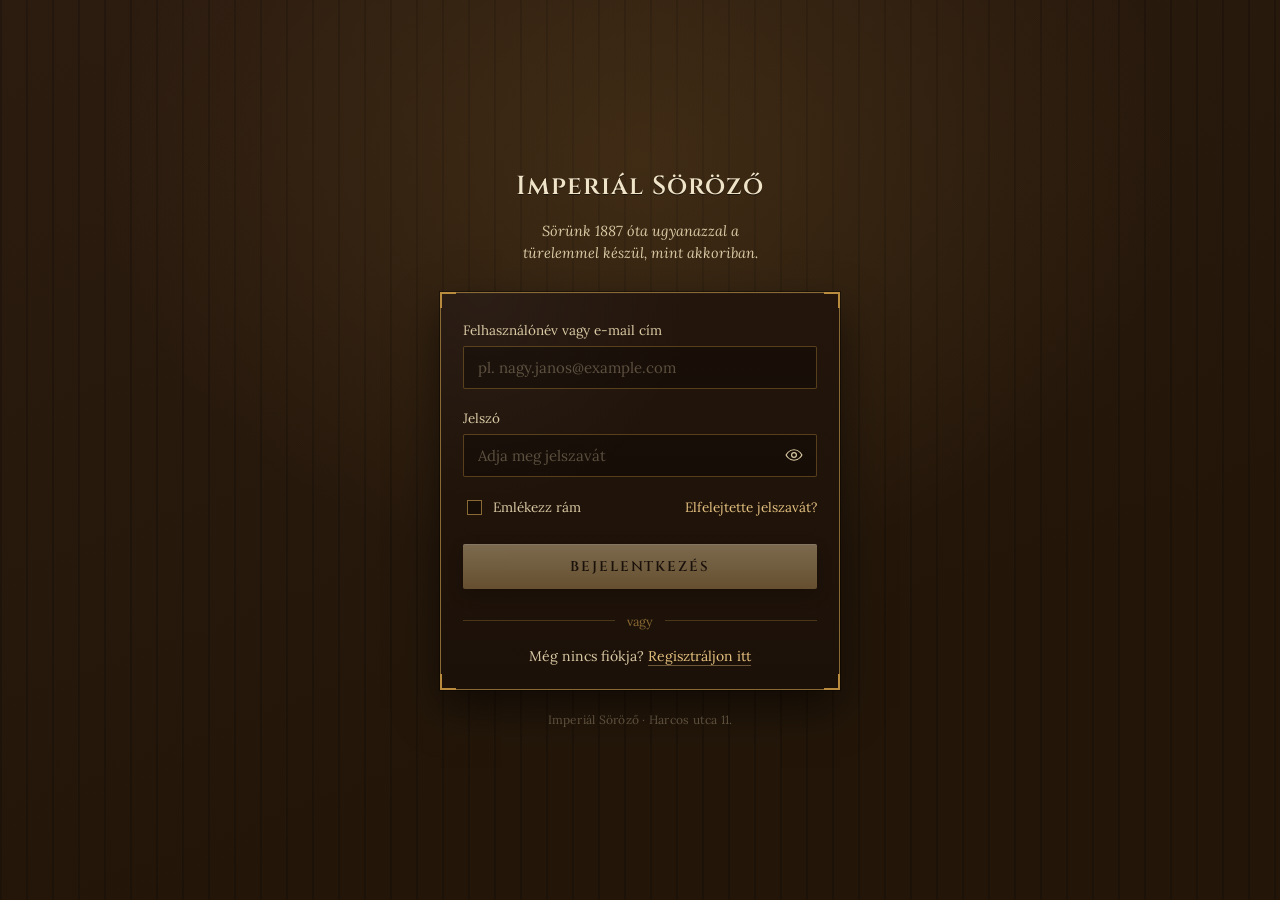
<file: index.html>
<!DOCTYPE html>
<html lang="hu">
<head>
<meta charset="UTF-8">
<meta name="viewport" content="width=device-width, initial-scale=1.0">
<title>Imperiál Söröző — Bejelentkezés</title>
<link rel="preconnect" href="https://fonts.googleapis.com">
<link rel="preconnect" href="https://fonts.gstatic.com" crossorigin>
<link href="https://fonts.googleapis.com/css2?family=Cinzel:wght@500;600&family=Lora:ital,wght@0,400;0,500;1,400&display=swap" rel="stylesheet">
<link rel="stylesheet" href="styles.css">
</head>
<body>

<div class="scene">

  <div class="brandmark">
    <h1>Imperiál Söröző</h1>
  </div>

  <p class="tagline">Sörünk 1887 óta ugyanazzal a türelemmel készül, mint akkoriban.</p>

  <form class="panel" novalidate id="loginForm">
    <span class="corner tl"></span>
    <span class="corner tr"></span>
    <span class="corner bl"></span>
    <span class="corner br"></span>

    <div class="field">
      <label for="username">Felhasználónév vagy e-mail cím</label>
      <div class="input-wrap">
        <input type="text" id="username" name="username" placeholder="pl. nagy.janos@example.com" autocomplete="username" required>
      </div>
    </div>

    <div class="field">
      <label for="password">Jelszó</label>
      <div class="input-wrap">
        <input type="password" id="password" name="password" placeholder="Adja meg jelszavát" autocomplete="current-password" required>
        <button type="button" class="toggle-pass" aria-label="Jelszó megjelenítése" onclick="togglePassword()">
          <svg id="eyeIcon" viewBox="0 0 24 24" fill="none" stroke="currentColor" stroke-width="1.6">
            <path d="M1.5 12S5 5 12 5s10.5 7 10.5 7-3.5 7-10.5 7S1.5 12 1.5 12Z"/>
            <circle cx="12" cy="12" r="3.2"/>
          </svg>
        </button>
      </div>
    </div>

    <div class="row-between">
      <label class="remember">
        <input type="checkbox" name="remember">
        Emlékezz rám
      </label>
      <a href="#" class="forgot">Elfelejtette jelszavát?</a>
    </div>

    <div class="terms-field" id="termsField">
      <label class="remember">
        <input type="checkbox" name="terms" id="terms" required>
        Elfogadom a Feltételeket
      </label>
    </div>

    <p class="status-msg" id="statusMsg"></p>

    <button type="submit" class="btn-primary" id="submitBtn" disabled>BEJELENTKEZÉS</button>

    <div class="divider">vagy</div>

    <p class="signup">Még nincs fiókja? <a href="#">Regisztráljon itt</a></p>
  </form>

  <p class="footnote">Imperiál Söröző · Harcos utca 11.</p>

</div>

<script src="script.js"></script>
</body>
</html>
</file>
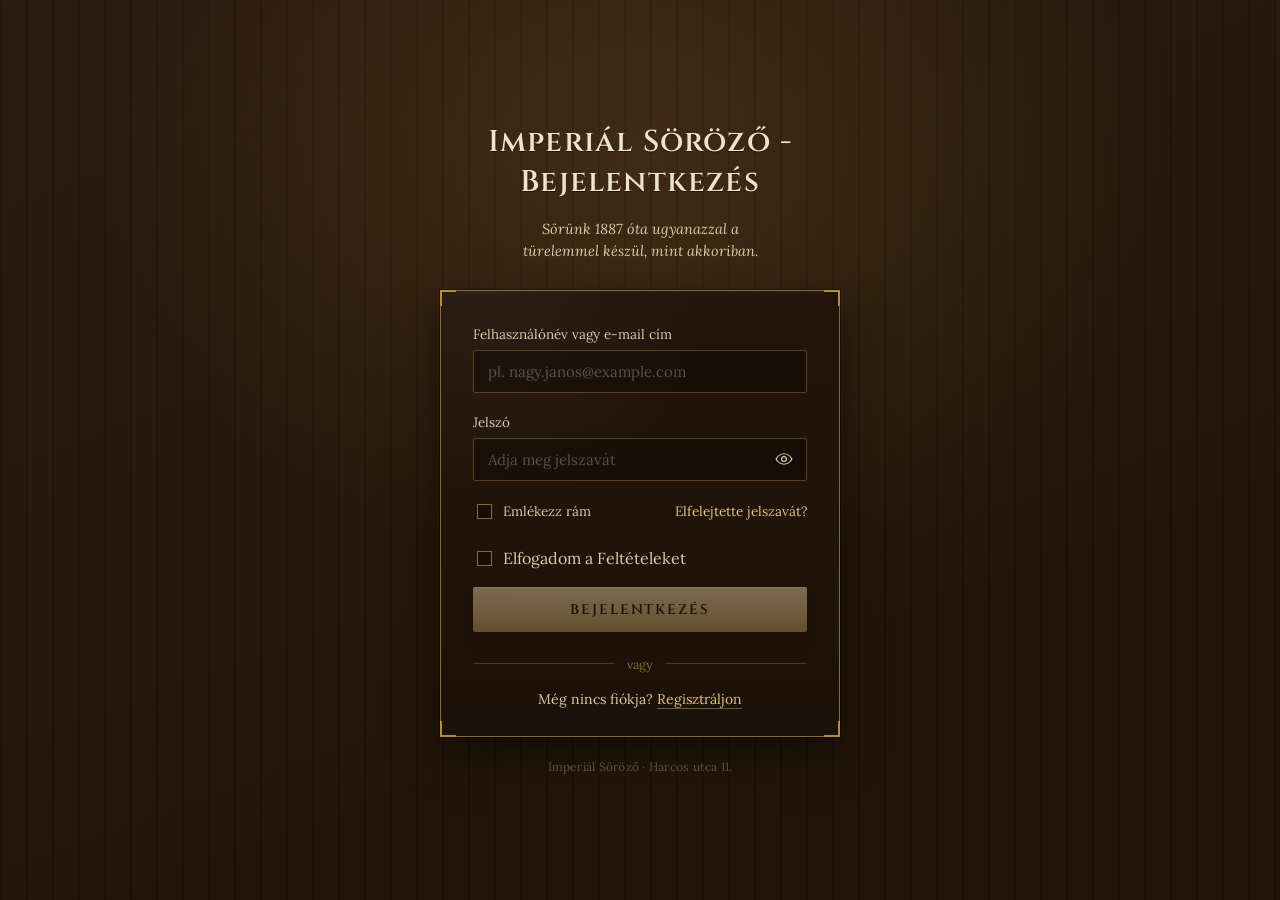
<file: imperialzs/index.html>
<!DOCTYPE html>
<html lang="hu">
<head>
<meta charset="UTF-8">
<meta name="viewport" content="width=device-width, initial-scale=1.0">
<title>Imperiál Söröző — Bejelentkezés</title>
<link rel="preconnect" href="https://fonts.googleapis.com">
<link rel="preconnect" href="https://fonts.gstatic.com" crossorigin>
<link href="https://fonts.googleapis.com/css2?family=Cinzel:wght@500;600&family=Lora:ital,wght@0,400;0,500;1,400&display=swap" rel="stylesheet">
<link rel="stylesheet" href="styles.css">
</head>
<body>

<div class="scene">

  <div class="brandmark">
    <h1>Imperiál Söröző - Bejelentkezés</h1>
  </div>

  <p class="tagline">Sörünk 1887 óta ugyanazzal a türelemmel készül, mint akkoriban.</p>

  <form class="panel" novalidate id="loginForm">
    <span class="corner tl"></span>
    <span class="corner tr"></span>
    <span class="corner bl"></span>
    <span class="corner br"></span>

    <div class="field">
      <label for="username">Felhasználónév vagy e-mail cím</label>
      <div class="input-wrap">
        <input type="text" id="username" name="username" placeholder="pl. nagy.janos@example.com" autocomplete="username" required>
      </div>
    </div>

    <div class="field">
      <label for="password">Jelszó</label>
      <div class="input-wrap">
        <input type="password" id="password" name="password" placeholder="Adja meg jelszavát" autocomplete="current-password" required>
        <button type="button" class="toggle-pass" aria-label="Jelszó megjelenítése" onclick="togglePassword()">
          <svg id="eyeIcon" viewBox="0 0 24 24" fill="none" stroke="currentColor" stroke-width="1.6">
            <path d="M1.5 12S5 5 12 5s10.5 7 10.5 7-3.5 7-10.5 7S1.5 12 1.5 12Z"/>
            <circle cx="12" cy="12" r="3.2"/>
          </svg>
        </button>
      </div>
    </div>

    <div class="row-between">
      <label class="remember">
        <input type="checkbox" name="remember">
        Emlékezz rám
      </label>
      <a href="#" class="forgot">Elfelejtette jelszavát?</a>
    </div>

    <div class="terms-field" id="termsField">
      <label class="remember">
        <input type="checkbox" name="terms" id="terms" required>
        Elfogadom a Feltételeket
      </label>
    </div>

    <p class="status-msg" id="statusMsg"></p>

    <button type="submit" class="btn-primary" id="submitBtn" disabled>BEJELENTKEZÉS</button>

    <div class="divider">vagy</div>

    <p class="signup">Még nincs fiókja? <a href="regisztracio.html">Regisztráljon</a></p>
  </form>

  <p class="footnote">Imperiál Söröző · Harcos utca 11.</p>

</div>

<script src="script.js"></script>
</body>
</html>
</file>
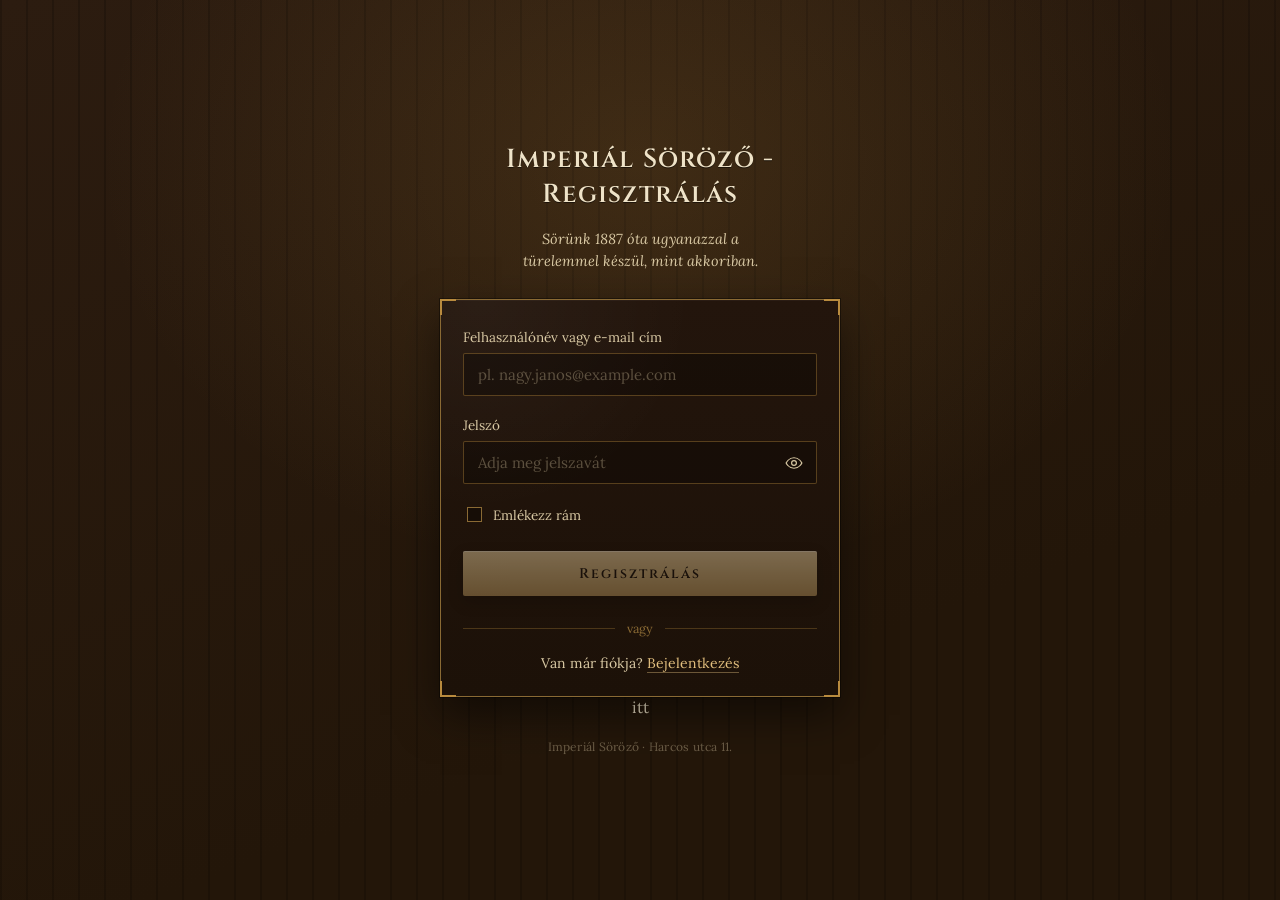
<file: index regi.html>
<!DOCTYPE html>
<html lang="hu">
<head>
<meta charset="UTF-8">
<meta name="viewport" content="width=device-width, initial-scale=1.0">
<title>Imperiál Söröző — Regisztrálás</title>
<link rel="preconnect" href="https://fonts.googleapis.com">
<link rel="preconnect" href="https://fonts.gstatic.com" crossorigin>
<link href="https://fonts.googleapis.com/css2?family=Cinzel:wght@500;600&family=Lora:ital,wght@0,400;0,500;1,400&display=swap" rel="stylesheet">
<link rel="stylesheet" href="styles.css">
</head>
<body>

<div class="scene">

  <div class="brandmark">
    <h1>Imperiál Söröző - Regisztrálás</h1>
  </div>

  <p class="tagline">Sörünk 1887 óta ugyanazzal a türelemmel készül, mint akkoriban.</p>

  <form class="panel" novalidate id="loginForm" action="service.php" method="POST">
    <span class="corner tl"></span>
    <span class="corner tr"></span>
    <span class="corner bl"></span>
    <span class="corner br"></span>

    <div class="field">
      <label for="username">Felhasználónév vagy e-mail cím</label>
      <div class="input-wrap">
        <input type="text" id="username" name="username" placeholder="pl. nagy.janos@example.com" autocomplete="username" required>
      </div>
    </div>

    <div class="field">
      <label for="password">Jelszó</label>
      <div class="input-wrap">
        <input type="password" id="password" name="password" placeholder="Adja meg jelszavát" autocomplete="current-password" required>
        <button type="button" class="toggle-pass" aria-label="Jelszó megjelenítése" onclick="togglePassword()">
          <svg id="eyeIcon" viewBox="0 0 24 24" fill="none" stroke="currentColor" stroke-width="1.6">
            <path d="M1.5 12S5 5 12 5s10.5 7 10.5 7-3.5 7-10.5 7S1.5 12 1.5 12Z"/>
            <circle cx="12" cy="12" r="3.2"/>
          </svg>
        </button>
      </div>
    </div>

    <div class="row-between">
      <label class="remember">
        <input type="checkbox" name="remember">
        Emlékezz rám
      </label>
    </div>

    <div class="terms-field" id="termsField">
      <label class="remember">
        <input type="checkbox" name="terms" id="terms" required>
        Elfogadom a Feltételeket
      </label>
    </div>

    <p class="status-msg" id="statusMsg"></p>

    <button type="submit" class="btn-primary" id="submitBtn" disabled>Regisztrálás</button>

    <div class="divider">vagy</div>

    <p class="signup">Van már fiókja? <a href="index.html">Bejelentkezés</a></p>
  </form>itt

  <p class="footnote">Imperiál Söröző · Harcos utca 11.</p>

</div>

<script src="script.js"></script>
</body>
</html>
</file>
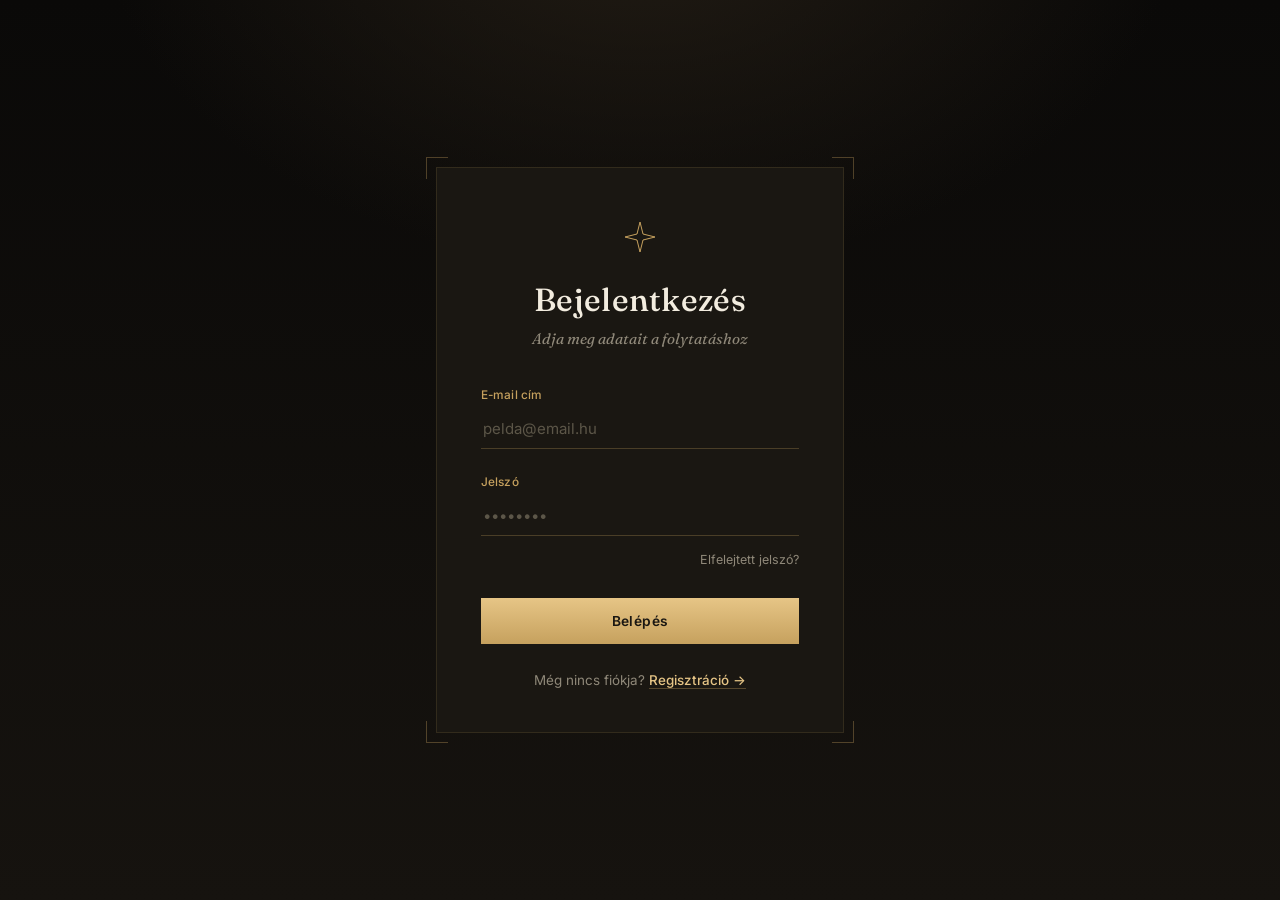
<file: files/bejelentkezes.html>
<!DOCTYPE html>
<html lang="hu">
<head>
  <meta charset="UTF-8" />
  <meta name="viewport" content="width=device-width, initial-scale=1.0" />
  <title>Bejelentkezés</title>
  <link rel="preconnect" href="https://fonts.googleapis.com" />
  <link href="https://fonts.googleapis.com/css2?family=Fraunces:ital,opsz,wght@0,9..144,400;0,9..144,500;0,9..144,600;1,9..144,500&family=Inter:wght@400;500;600&display=swap" rel="stylesheet" />
  <style>
    * { box-sizing: border-box; margin: 0; padding: 0; }

    :root {
      --bg-0: #0a0908;
      --bg-1: #16130f;
      --panel: #1a1712;
      --gold: #c6a15e;
      --gold-bright: #e6c586;
      --gold-dim: rgba(198,161,94,0.35);
      --cream: #f2ecdf;
      --muted: #8f8879;
      --line: rgba(198,161,94,0.16);
      --error: #d98a72;
      --error-bg: rgba(217,138,114,0.08);
      --error-line: rgba(217,138,114,0.32);
    }

    body {
      background:
        radial-gradient(ellipse 900px 600px at 50% -10%, #221c14 0%, transparent 60%),
        linear-gradient(180deg, var(--bg-0) 0%, var(--bg-1) 100%);
      font-family: 'Inter', sans-serif;
      min-height: 100vh;
      display: flex;
      align-items: center;
      justify-content: center;
      padding: 32px;
      color: var(--cream);
    }

    .keret {
      position: relative;
      width: 100%;
      max-width: 408px;
    }

    .sarok {
      position: absolute;
      width: 22px;
      height: 22px;
      border: 1px solid var(--gold-dim);
      pointer-events: none;
    }
    .sarok.bf { top: -10px; left: -10px; border-right: none; border-bottom: none; }
    .sarok.bj { top: -10px; right: -10px; border-left: none; border-bottom: none; }
    .sarok.lf { bottom: -10px; left: -10px; border-right: none; border-top: none; }
    .sarok.lj { bottom: -10px; right: -10px; border-left: none; border-top: none; }

    .kartya {
      background: var(--panel);
      border: 1px solid rgba(198,161,94,0.14);
      width: 100%;
      padding: 52px 44px 44px;
      animation: felbukkan 0.6s cubic-bezier(0.16,1,0.3,1) both;
    }

    @keyframes felbukkan {
      from { opacity: 0; transform: translateY(10px); }
      to   { opacity: 1; transform: translateY(0); }
    }

    .jel {
      width: 34px;
      height: 34px;
      margin: 0 auto 26px;
      display: block;
    }

    h1 {
      font-family: 'Fraunces', serif;
      font-size: 2rem;
      font-weight: 500;
      color: var(--cream);
      text-align: center;
      letter-spacing: 0.01em;
      margin-bottom: 10px;
    }

    p.alcim {
      font-family: 'Fraunces', serif;
      font-style: italic;
      font-size: 0.95rem;
      font-weight: 400;
      color: var(--muted);
      text-align: center;
      margin-bottom: 40px;
    }

    .mezo { margin-bottom: 26px; position: relative; }

    .mezo label {
      display: block;
      font-size: 0.74rem;
      font-weight: 500;
      color: var(--gold);
      margin-bottom: 9px;
      letter-spacing: 0.01em;
    }

    .mezo input {
      width: 100%;
      background: transparent;
      border: none;
      border-bottom: 1px solid rgba(198,161,94,0.28);
      border-radius: 0;
      padding: 8px 2px 10px;
      font-family: 'Inter', sans-serif;
      font-size: 0.94rem;
      color: var(--cream);
      outline: none;
      transition: border-color 0.25s ease;
    }

    .mezo input:focus { border-bottom-color: var(--gold-bright); }
    .mezo input::placeholder { color: #5c5648; }

    .elfelejtett { text-align: right; margin-top: -14px; margin-bottom: 30px; }
    .elfelejtett a {
      font-size: 0.78rem;
      color: var(--muted);
      text-decoration: none;
      border-bottom: 1px solid transparent;
    }
    .elfelejtett a:hover { color: var(--gold-bright); border-bottom-color: var(--gold-dim); }

    button {
      width: 100%;
      padding: 15px;
      background: linear-gradient(180deg, var(--gold-bright) 0%, var(--gold) 100%);
      color: #1a1712;
      border: none;
      border-radius: 0;
      font-family: 'Inter', sans-serif;
      font-size: 0.86rem;
      font-weight: 600;
      letter-spacing: 0.03em;
      cursor: pointer;
      transition: filter 0.2s ease, transform 0.2s ease;
    }

    button:hover { filter: brightness(1.08); }
    button:active { transform: scale(0.997); }

    .also-sor {
      text-align: center;
      font-size: 0.84rem;
      color: var(--muted);
      margin-top: 28px;
    }
    .also-sor a { color: var(--gold-bright); font-weight: 500; text-decoration: none; border-bottom: 1px solid var(--gold-dim); }
    .also-sor a:hover { border-color: var(--gold-bright); }

    .hiba {
      background: var(--error-bg);
      border: 1px solid var(--error-line);
      padding: 11px 15px;
      font-size: 0.83rem;
      color: var(--error);
      margin-bottom: 22px;
      display: none;
    }
  </style>
</head>
<body>
  <div class="keret">
    <span class="sarok bf"></span>
    <span class="sarok bj"></span>
    <span class="sarok lf"></span>
    <span class="sarok lj"></span>

    <div class="kartya">

      <svg class="jel" viewBox="0 0 34 34" fill="none" xmlns="http://www.w3.org/2000/svg">
        <path d="M17 2 L20 14 L32 17 L20 20 L17 32 L14 20 L2 17 L14 14 Z" stroke="#c6a15e" stroke-width="1" stroke-linejoin="round"/>
      </svg>

      <h1>Bejelentkezés</h1>
      <p class="alcim">Adja meg adatait a folytatáshoz</p>

      <div class="hiba" id="hiba"></div>

      <div class="mezo">
        <label for="email">E-mail cím</label>
        <input type="email" id="email" placeholder="pelda@email.hu" />
      </div>

      <div class="mezo">
        <label for="jelszo">Jelszó</label>
        <input type="password" id="jelszo" placeholder="••••••••" />
      </div>

      <div class="elfelejtett"><a href="#">Elfelejtett jelszó?</a></div>

      <button onclick="bejelentkezes()">Belépés</button>

      <div class="also-sor">
        Még nincs fiókja? <a href="regisztracio.html">Regisztráció →</a>
      </div>

    </div>
  </div>

  <script>
    function bejelentkezes() {
      var email  = document.getElementById("email").value;
      var jelszo = document.getElementById("jelszo").value;

      if (email == "" || jelszo == "") {
        megmutatHiba("Kérjük, töltse ki az összes mezőt!");
        return;
      }

      if (email.indexOf("@") == -1) {
        megmutatHiba("Kérjük, adjon meg érvényes e-mail címet!");
        return;
      }

      alert("Sikeres bejelentkezés! (Ez csak egy demo.)");
    }

    function megmutatHiba(szoveg) {
      var hiba = document.getElementById("hiba");
      hiba.textContent   = szoveg;
      hiba.style.display = "block";
    }
  </script>
</body>
</html>
</file>
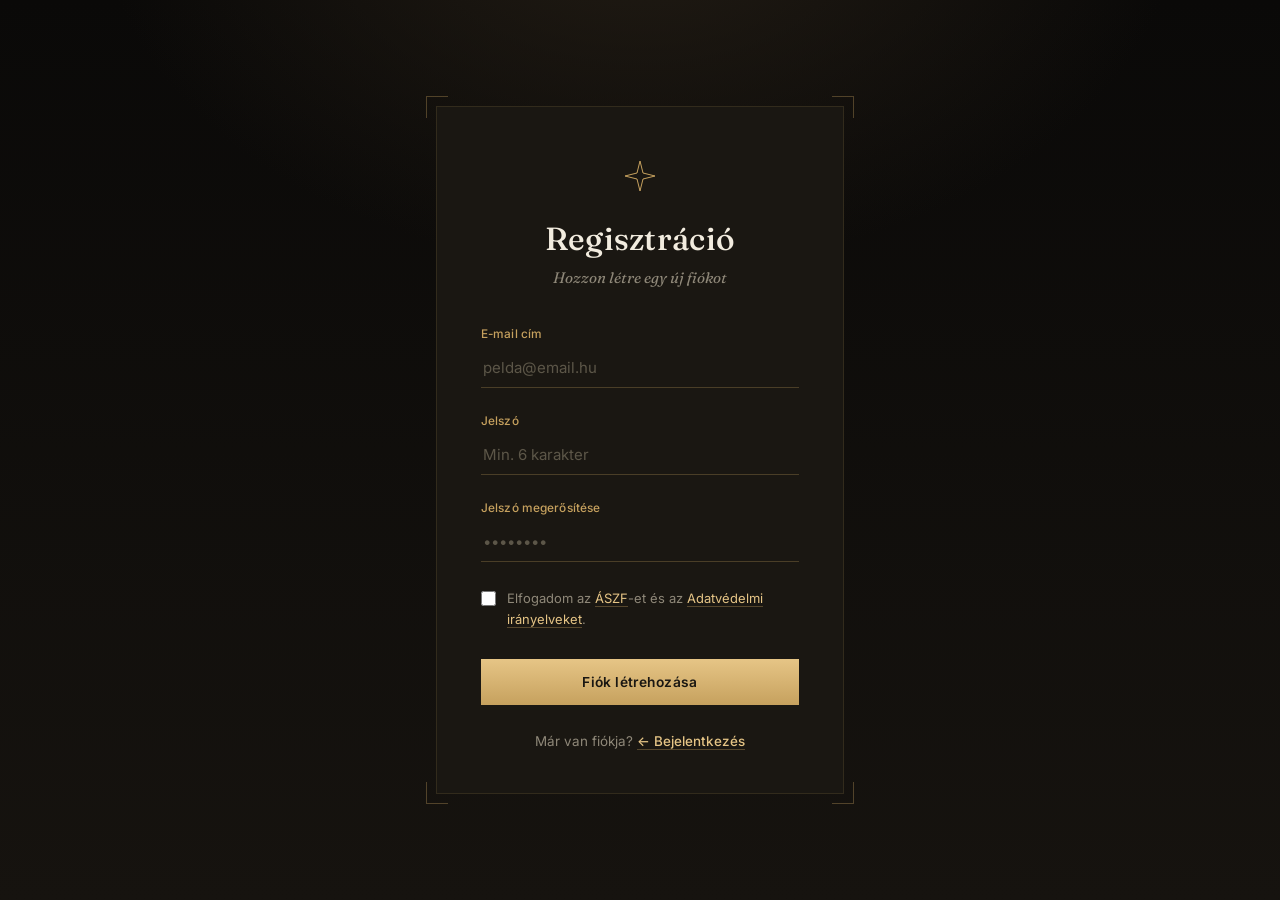
<file: files/regisztracio.html>
<!DOCTYPE html>
<html lang="hu">
<head>
  <meta charset="UTF-8" />
  <meta name="viewport" content="width=device-width, initial-scale=1.0" />
  <title>Regisztráció</title>
  <link rel="preconnect" href="https://fonts.googleapis.com" />
  <link href="https://fonts.googleapis.com/css2?family=Fraunces:ital,opsz,wght@0,9..144,400;0,9..144,500;0,9..144,600;1,9..144,500&family=Inter:wght@400;500;600&display=swap" rel="stylesheet" />
  <style>
    * { box-sizing: border-box; margin: 0; padding: 0; }

    :root {
      --bg-0: #0a0908;
      --bg-1: #16130f;
      --panel: #1a1712;
      --gold: #c6a15e;
      --gold-bright: #e6c586;
      --gold-dim: rgba(198,161,94,0.35);
      --cream: #f2ecdf;
      --muted: #8f8879;
      --line: rgba(198,161,94,0.16);
      --error: #d98a72;
      --error-bg: rgba(217,138,114,0.08);
      --error-line: rgba(217,138,114,0.32);
      --siker: #7fae7a;
    }

    body {
      background:
        radial-gradient(ellipse 900px 600px at 50% -10%, #221c14 0%, transparent 60%),
        linear-gradient(180deg, var(--bg-0) 0%, var(--bg-1) 100%);
      font-family: 'Inter', sans-serif;
      min-height: 100vh;
      display: flex;
      align-items: center;
      justify-content: center;
      padding: 32px;
      color: var(--cream);
    }

    .keret {
      position: relative;
      width: 100%;
      max-width: 408px;
    }

    .sarok {
      position: absolute;
      width: 22px;
      height: 22px;
      border: 1px solid var(--gold-dim);
      pointer-events: none;
    }
    .sarok.bf { top: -10px; left: -10px; border-right: none; border-bottom: none; }
    .sarok.bj { top: -10px; right: -10px; border-left: none; border-bottom: none; }
    .sarok.lf { bottom: -10px; left: -10px; border-right: none; border-top: none; }
    .sarok.lj { bottom: -10px; right: -10px; border-left: none; border-top: none; }

    .kartya {
      background: var(--panel);
      border: 1px solid rgba(198,161,94,0.14);
      width: 100%;
      padding: 52px 44px 44px;
      animation: felbukkan 0.6s cubic-bezier(0.16,1,0.3,1) both;
    }

    @keyframes felbukkan {
      from { opacity: 0; transform: translateY(10px); }
      to   { opacity: 1; transform: translateY(0); }
    }

    .jel {
      width: 34px;
      height: 34px;
      margin: 0 auto 26px;
      display: block;
    }

    h1 {
      font-family: 'Fraunces', serif;
      font-size: 2rem;
      font-weight: 500;
      color: var(--cream);
      text-align: center;
      letter-spacing: 0.01em;
      margin-bottom: 10px;
    }

    p.alcim {
      font-family: 'Fraunces', serif;
      font-style: italic;
      font-size: 0.95rem;
      font-weight: 400;
      color: var(--muted);
      text-align: center;
      margin-bottom: 40px;
    }

    .mezo { margin-bottom: 26px; position: relative; }

    .mezo label {
      display: block;
      font-size: 0.74rem;
      font-weight: 500;
      color: var(--gold);
      margin-bottom: 9px;
      letter-spacing: 0.01em;
    }

    .mezo input {
      width: 100%;
      background: transparent;
      border: none;
      border-bottom: 1px solid rgba(198,161,94,0.28);
      border-radius: 0;
      padding: 8px 2px 10px;
      font-family: 'Inter', sans-serif;
      font-size: 0.94rem;
      color: var(--cream);
      outline: none;
      transition: border-color 0.25s ease;
    }

    .mezo input:focus { border-bottom-color: var(--gold-bright); }
    .mezo input::placeholder { color: #5c5648; }

    .checkbox-sor {
      display: flex;
      align-items: flex-start;
      gap: 11px;
      margin-bottom: 30px;
      cursor: pointer;
    }

    .checkbox-sor input[type="checkbox"] {
      width: 15px;
      height: 15px;
      margin-top: 3px;
      flex-shrink: 0;
      accent-color: var(--gold);
      cursor: pointer;
    }

    .checkbox-sor span { font-size: 0.81rem; color: var(--muted); line-height: 1.55; }
    .checkbox-sor a { color: var(--gold-bright); text-decoration: none; border-bottom: 1px solid var(--gold-dim); }
    .checkbox-sor a:hover { border-color: var(--gold-bright); }

    button {
      width: 100%;
      padding: 15px;
      background: linear-gradient(180deg, var(--gold-bright) 0%, var(--gold) 100%);
      color: #1a1712;
      border: none;
      border-radius: 0;
      font-family: 'Inter', sans-serif;
      font-size: 0.86rem;
      font-weight: 600;
      letter-spacing: 0.03em;
      cursor: pointer;
      transition: filter 0.2s ease, transform 0.2s ease;
    }

    button:hover { filter: brightness(1.08); }
    button:active { transform: scale(0.997); }

    .also-sor {
      text-align: center;
      font-size: 0.84rem;
      color: var(--muted);
      margin-top: 28px;
    }
    .also-sor a { color: var(--gold-bright); font-weight: 500; text-decoration: none; border-bottom: 1px solid var(--gold-dim); }
    .also-sor a:hover { border-color: var(--gold-bright); }

    .hiba {
      background: var(--error-bg);
      border: 1px solid var(--error-line);
      padding: 11px 15px;
      font-size: 0.83rem;
      color: var(--error);
      margin-bottom: 22px;
      display: none;
    }

    .siker {
      display: none;
      flex-direction: column;
      align-items: center;
      text-align: center;
      gap: 16px;
      padding: 20px 0 8px;
    }

    .siker-ikon {
      width: 54px;
      height: 54px;
      border: 1px solid var(--siker);
      border-radius: 50%;
      display: flex;
      align-items: center;
      justify-content: center;
      color: var(--siker);
      font-size: 1.3rem;
      font-family: 'Fraunces', serif;
    }

    .siker h3 {
      font-family: 'Fraunces', serif;
      font-size: 1.3rem;
      font-weight: 500;
      color: var(--cream);
    }
    .siker p { font-size: 0.85rem; color: var(--muted); }
  </style>
</head>
<body>
  <div class="keret">
    <span class="sarok bf"></span>
    <span class="sarok bj"></span>
    <span class="sarok lf"></span>
    <span class="sarok lj"></span>

    <div class="kartya">

      <div class="siker" id="siker">
        <div class="siker-ikon">✓</div>
        <h3>Sikeres regisztráció</h3>
        <p>Átirányítás a bejelentkezéshez…</p>
      </div>

      <div id="urlap">

        <svg class="jel" viewBox="0 0 34 34" fill="none" xmlns="http://www.w3.org/2000/svg">
          <path d="M17 2 L20 14 L32 17 L20 20 L17 32 L14 20 L2 17 L14 14 Z" stroke="#c6a15e" stroke-width="1" stroke-linejoin="round"/>
        </svg>

        <h1>Regisztráció</h1>
        <p class="alcim">Hozzon létre egy új fiókot</p>

        <div class="hiba" id="hiba"></div>

        <div class="mezo">
          <label for="email">E-mail cím</label>
          <input type="email" id="email" placeholder="pelda@email.hu" />
        </div>

        <div class="mezo">
          <label for="jelszo">Jelszó</label>
          <input type="password" id="jelszo" placeholder="Min. 6 karakter" />
        </div>

        <div class="mezo">
          <label for="jelszo2">Jelszó megerősítése</label>
          <input type="password" id="jelszo2" placeholder="••••••••" />
        </div>

        <label class="checkbox-sor">
          <input type="checkbox" id="aszf" />
          <span>Elfogadom az <a href="#">ÁSZF</a>-et és az <a href="#">Adatvédelmi irányelveket</a>.</span>
        </label>

        <button onclick="regisztracio()">Fiók létrehozása</button>

        <div class="also-sor">
          Már van fiókja? <a href="bejelentkezes.html">← Bejelentkezés</a>
        </div>

      </div>

    </div>
  </div>

  <script>
    function regisztracio() {
      var email   = document.getElementById("email").value;
      var jelszo  = document.getElementById("jelszo").value;
      var jelszo2 = document.getElementById("jelszo2").value;
      var aszf    = document.getElementById("aszf").checked;

      if (email == "" || jelszo == "" || jelszo2 == "") {
        megmutatHiba("Kérjük, töltse ki az összes mezőt!");
        return;
      }

      if (email.indexOf("@") == -1) {
        megmutatHiba("Kérjük, adjon meg érvényes e-mail címet!");
        return;
      }

      if (jelszo.length < 6) {
        megmutatHiba("A jelszónak legalább 6 karakter hosszúnak kell lennie!");
        return;
      }

      if (jelszo != jelszo2) {
        megmutatHiba("A két jelszó nem egyezik!");
        return;
      }

      if (aszf == false) {
        megmutatHiba("Kérjük, fogadja el a feltételeket!");
        return;
      }

      document.getElementById("urlap").style.display = "none";
      document.getElementById("siker").style.display = "flex";

      setTimeout(function() {
        window.location.href = "bejelentkezes.html";
      }, 2500);
    }

    function megmutatHiba(szoveg) {
      var hiba = document.getElementById("hiba");
      hiba.textContent   = szoveg;
      hiba.style.display = "block";
    }
  </script>
</body>
</html>
</file>
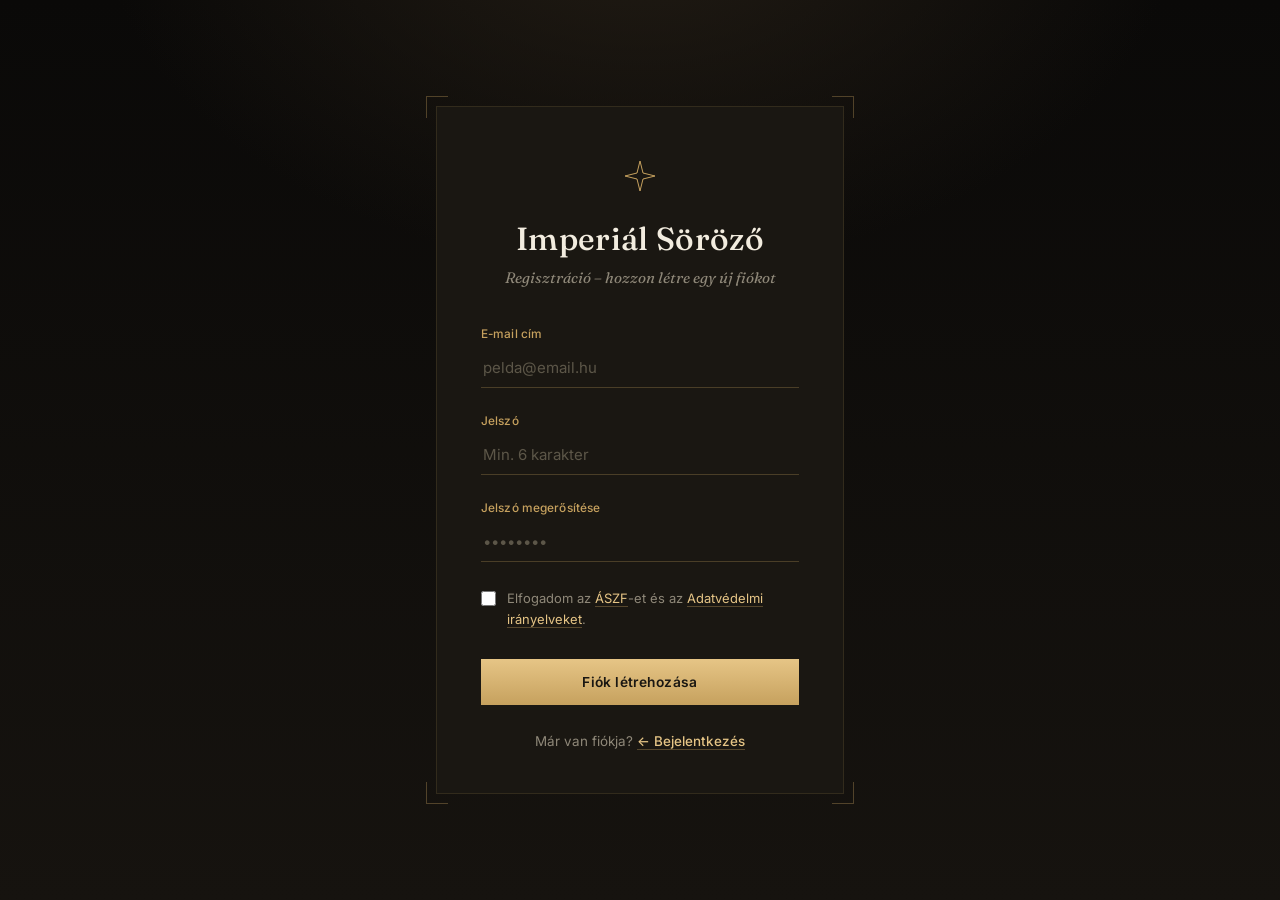
<file: imperialzs/regisztracio.html>
<!DOCTYPE html>
<html lang="hu">
<head>
  <meta charset="UTF-8" />
  <meta name="viewport" content="width=device-width, initial-scale=1.0" />
  <title>Imperiál Söröző – Regisztráció</title>
  <link rel="preconnect" href="https://fonts.googleapis.com" />
  <link href="https://fonts.googleapis.com/css2?family=Fraunces:ital,opsz,wght@0,9..144,400;0,9..144,500;0,9..144,600;1,9..144,500&family=Inter:wght@400;500;600&display=swap" rel="stylesheet" />
  <style>
    * { box-sizing: border-box; margin: 0; padding: 0; }

    :root {
      --bg-0: #0a0908;
      --bg-1: #16130f;
      --panel: #1a1712;
      --gold: #c6a15e;
      --gold-bright: #e6c586;
      --gold-dim: rgba(198,161,94,0.35);
      --cream: #f2ecdf;
      --muted: #8f8879;
      --line: rgba(198,161,94,0.16);
      --error: #d98a72;
      --error-bg: rgba(217,138,114,0.08);
      --error-line: rgba(217,138,114,0.32);
      --siker: #7fae7a;
    }

    body {
      background:
        radial-gradient(ellipse 900px 600px at 50% -10%, #221c14 0%, transparent 60%),
        linear-gradient(180deg, var(--bg-0) 0%, var(--bg-1) 100%);
      font-family: 'Inter', sans-serif;
      min-height: 100vh;
      display: flex;
      align-items: center;
      justify-content: center;
      padding: 32px;
      color: var(--cream);
    }

    .keret {
      position: relative;
      width: 100%;
      max-width: 408px;
    }

    .sarok {
      position: absolute;
      width: 22px;
      height: 22px;
      border: 1px solid var(--gold-dim);
      pointer-events: none;
    }
    .sarok.bf { top: -10px; left: -10px; border-right: none; border-bottom: none; }
    .sarok.bj { top: -10px; right: -10px; border-left: none; border-bottom: none; }
    .sarok.lf { bottom: -10px; left: -10px; border-right: none; border-top: none; }
    .sarok.lj { bottom: -10px; right: -10px; border-left: none; border-top: none; }

    .kartya {
      background: var(--panel);
      border: 1px solid rgba(198,161,94,0.14);
      width: 100%;
      padding: 52px 44px 44px;
      animation: felbukkan 0.6s cubic-bezier(0.16,1,0.3,1) both;
    }

    @keyframes felbukkan {
      from { opacity: 0; transform: translateY(10px); }
      to   { opacity: 1; transform: translateY(0); }
    }

    .jel {
      width: 34px;
      height: 34px;
      margin: 0 auto 26px;
      display: block;
    }

    h1 {
      font-family: 'Fraunces', serif;
      font-size: 2rem;
      font-weight: 500;
      color: var(--cream);
      text-align: center;
      letter-spacing: 0.01em;
      margin-bottom: 10px;
    }

    p.alcim {
      font-family: 'Fraunces', serif;
      font-style: italic;
      font-size: 0.95rem;
      font-weight: 400;
      color: var(--muted);
      text-align: center;
      margin-bottom: 40px;
    }

    .mezo { margin-bottom: 26px; position: relative; }

    .mezo label {
      display: block;
      font-size: 0.74rem;
      font-weight: 500;
      color: var(--gold);
      margin-bottom: 9px;
      letter-spacing: 0.01em;
    }

    .mezo input {
      width: 100%;
      background: transparent;
      border: none;
      border-bottom: 1px solid rgba(198,161,94,0.28);
      border-radius: 0;
      padding: 8px 2px 10px;
      font-family: 'Inter', sans-serif;
      font-size: 0.94rem;
      color: var(--cream);
      outline: none;
      transition: border-color 0.25s ease;
    }

    .mezo input:focus { border-bottom-color: var(--gold-bright); }
    .mezo input::placeholder { color: #5c5648; }

    .checkbox-sor {
      display: flex;
      align-items: flex-start;
      gap: 11px;
      margin-bottom: 30px;
      cursor: pointer;
    }

    .checkbox-sor input[type="checkbox"] {
      width: 15px;
      height: 15px;
      margin-top: 3px;
      flex-shrink: 0;
      accent-color: var(--gold);
      cursor: pointer;
    }

    .checkbox-sor span { font-size: 0.81rem; color: var(--muted); line-height: 1.55; }
    .checkbox-sor a { color: var(--gold-bright); text-decoration: none; border-bottom: 1px solid var(--gold-dim); }
    .checkbox-sor a:hover { border-color: var(--gold-bright); }

    button {
      width: 100%;
      padding: 15px;
      background: linear-gradient(180deg, var(--gold-bright) 0%, var(--gold) 100%);
      color: #1a1712;
      border: none;
      border-radius: 0;
      font-family: 'Inter', sans-serif;
      font-size: 0.86rem;
      font-weight: 600;
      letter-spacing: 0.03em;
      cursor: pointer;
      transition: filter 0.2s ease, transform 0.2s ease;
    }

    button:hover { filter: brightness(1.08); }
    button:active { transform: scale(0.997); }

    .also-sor {
      text-align: center;
      font-size: 0.84rem;
      color: var(--muted);
      margin-top: 28px;
    }
    .also-sor a { color: var(--gold-bright); font-weight: 500; text-decoration: none; border-bottom: 1px solid var(--gold-dim); }
    .also-sor a:hover { border-color: var(--gold-bright); }

    .hiba {
      background: var(--error-bg);
      border: 1px solid var(--error-line);
      padding: 11px 15px;
      font-size: 0.83rem;
      color: var(--error);
      margin-bottom: 22px;
      display: none;
    }

    .siker {
      display: none;
      flex-direction: column;
      align-items: center;
      text-align: center;
      gap: 16px;
      padding: 20px 0 8px;
    }

    .siker-ikon {
      width: 54px;
      height: 54px;
      border: 1px solid var(--siker);
      border-radius: 50%;
      display: flex;
      align-items: center;
      justify-content: center;
      color: var(--siker);
      font-size: 1.3rem;
      font-family: 'Fraunces', serif;
    }

    .siker h3 {
      font-family: 'Fraunces', serif;
      font-size: 1.3rem;
      font-weight: 500;
      color: var(--cream);
    }
    .siker p { font-size: 0.85rem; color: var(--muted); }
  </style>
</head>
<body>
  <div class="keret">
    <span class="sarok bf"></span>
    <span class="sarok bj"></span>
    <span class="sarok lf"></span>
    <span class="sarok lj"></span>

    <div class="kartya">

      <div class="siker" id="siker">
        <div class="siker-ikon">✓</div>
        <h3>Sikeres regisztráció</h3>
        <p>Átirányítás a bejelentkezéshez…</p>
      </div>

      <div id="urlap">

        <svg class="jel" viewBox="0 0 34 34" fill="none" xmlns="http://www.w3.org/2000/svg">
          <path d="M17 2 L20 14 L32 17 L20 20 L17 32 L14 20 L2 17 L14 14 Z" stroke="#c6a15e" stroke-width="1" stroke-linejoin="round"/>
        </svg>

        <h1>Imperiál Söröző</h1>
        <p class="alcim">Regisztráció – hozzon létre egy új fiókot</p>

        <div class="hiba" id="hiba"></div>

        <div class="mezo">
          <label for="email">E-mail cím</label>
          <input type="email" id="email" placeholder="pelda@email.hu" />
        </div>

        <div class="mezo">
          <label for="jelszo">Jelszó</label>
          <input type="password" id="jelszo" placeholder="Min. 6 karakter" />
        </div>

        <div class="mezo">
          <label for="jelszo2">Jelszó megerősítése</label>
          <input type="password" id="jelszo2" placeholder="••••••••" />
        </div>

        <label class="checkbox-sor">
          <input type="checkbox" id="aszf" />
          <span>Elfogadom az <a href="#">ÁSZF</a>-et és az <a href="#">Adatvédelmi irányelveket</a>.</span>
        </label>

        <button onclick="regisztracio()">Fiók létrehozása</button>

        <div class="also-sor">
          Már van fiókja? <a href="index.html">← Bejelentkezés</a>
        </div>

      </div>

    </div>
  </div>

  <script>
    // A service.php ugyanabban a mappában van, mint ez a HTML fájl.
    var SERVICE_URL = "service.php";

    function regisztracio() {
      var email   = document.getElementById("email").value.trim();
      var jelszo  = document.getElementById("jelszo").value;
      var jelszo2 = document.getElementById("jelszo2").value;
      var aszf    = document.getElementById("aszf").checked;
      var gomb    = document.querySelector("button");

      if (email == "" || jelszo == "" || jelszo2 == "") {
        megmutatHiba("Kérjük, töltse ki az összes mezőt!");
        return;
      }

      if (email.indexOf("@") == -1) {
        megmutatHiba("Kérjük, adjon meg érvényes e-mail címet!");
        return;
      }

      if (jelszo.length < 6) {
        megmutatHiba("A jelszónak legalább 6 karakter hosszúnak kell lennie!");
        return;
      }

      if (jelszo != jelszo2) {
        megmutatHiba("A két jelszó nem egyezik!");
        return;
      }

      if (aszf == false) {
        megmutatHiba("Kérjük, fogadja el a feltételeket!");
        return;
      }

      gomb.disabled = true;

      fetch(SERVICE_URL, {
        method: "POST",
        headers: { "Content-Type": "application/json" },
        body: JSON.stringify({
          action: "register",
          username: email,
          password: jelszo,
          name: email
        })
      })
        .then(function (valasz) { return valasz.json(); })
        .then(function (adat) {
          gomb.disabled = false;
          if (adat.ok) {
            document.getElementById("urlap").style.display = "none";
            document.getElementById("siker").style.display = "flex";

            setTimeout(function () {
              window.location.href = "index.html";
            }, 2500);
          } else {
            megmutatHiba(adat.message || "Hiba történt a regisztráció során.");
          }
        })
        .catch(function (hiba) {
          gomb.disabled = false;
          megmutatHiba("Nem sikerült kapcsolódni a szerverhez.");
          console.error(hiba);
        });
    }

    function megmutatHiba(szoveg) {
      var hiba = document.getElementById("hiba");
      hiba.textContent   = szoveg;
      hiba.style.display = "block";
    }
  </script>
</body>
</html>
</file>
<file: styles.css>
:root{
  --ink:#170f09;
  --wood-1:#2c1c10;
  --wood-2:#231609;
  --brass:#b98b3e;
  --brass-light:#e3c07f;
  --brass-dim:#8a6a34;
  --parchment:#efe3c8;
  --parchment-dim:#d9c9a4;
  --burgundy:#6e2430;
  --burgundy-light:#8f3742;
  --focus-ring: 0 0 0 3px rgba(227,192,127,0.45);
}

*{ box-sizing:border-box; }

html,body{ height:100%; }

body{
  margin:0;
  min-height:100vh;
  display:flex;
  align-items:center;
  justify-content:center;
  padding:32px 20px;
  font-family:'Lora', serif;
  color:var(--parchment);
  background-color:var(--ink);
  background-image:
    radial-gradient(ellipse 900px 700px at 50% 18%, rgba(185,139,62,0.16), transparent 60%),
    repeating-linear-gradient(90deg, rgba(0,0,0,0.18) 0px, rgba(0,0,0,0.18) 2px, transparent 2px, transparent 26px),
    linear-gradient(160deg, var(--wood-1), var(--wood-2) 70%);
  background-blend-mode: normal, overlay, normal;
}

.scene{
  width:100%;
  max-width:400px;
  display:flex;
  flex-direction:column;
  align-items:center;
}

.brandmark{
  text-align:center;
  margin-top:8px;
  margin-bottom:6px;
}
.brandmark .eyebrow{
  display:block;
  font-family:'Cinzel', serif;
  font-weight:500;
  font-size:13px;
  letter-spacing:0.32em;
  color:var(--brass-light);
  margin-bottom:2px;
}
.brandmark h1{
  font-family:'Cinzel', serif;
  font-weight:600;
  font-size:30px;
  letter-spacing:0.04em;
  margin:0;
  color:var(--parchment);
  text-shadow: 0 1px 0 rgba(0,0,0,0.5);
}
.tagline{
  font-style:italic;
  font-size:14.5px;
  color:var(--parchment-dim);
  margin:10px 0 28px;
  text-align:center;
  max-width:30ch;
  line-height:1.5;
}

/* --- Panel --- */
.panel{
  position:relative;
  width:100%;
  padding:34px 32px 28px;
  background:
    radial-gradient(circle at 10% 0%, rgba(255,255,255,0.04), transparent 40%),
    linear-gradient(180deg, #23150c, #1c1108);
  border:1px solid var(--brass-dim);
  box-shadow:
    0 0 0 1px rgba(0,0,0,0.4),
    0 18px 40px rgba(0,0,0,0.5),
    inset 0 1px 0 rgba(255,255,255,0.03);
}

.corner{
  position:absolute;
  width:16px;
  height:16px;
  border:2px solid var(--brass);
}
.corner.tl{ top:-1px; left:-1px; border-right:none; border-bottom:none; }
.corner.tr{ top:-1px; right:-1px; border-left:none; border-bottom:none; }
.corner.bl{ bottom:-1px; left:-1px; border-right:none; border-top:none; }
.corner.br{ bottom:-1px; right:-1px; border-left:none; border-top:none; }

.field{
  margin-bottom:20px;
}
.field label{
  display:block;
  font-size:13.5px;
  color:var(--parchment-dim);
  margin-bottom:7px;
}
.field .input-wrap{
  position:relative;
}
.field input{
  width:100%;
  padding:11px 14px;
  font-family:'Lora', serif;
  font-size:15px;
  color:var(--parchment);
  background:rgba(0,0,0,0.28);
  border:1px solid rgba(185,139,62,0.4);
  border-radius:2px;
  outline:none;
  transition: border-color 0.15s ease, box-shadow 0.15s ease;
}
.field input::placeholder{
  color:rgba(217,201,164,0.35);
}
.field input:focus{
  border-color:var(--brass-light);
  box-shadow:var(--focus-ring);
}
.field input[type="password"]{
  padding-right:44px;
}

.toggle-pass{
  position:absolute;
  right:10px;
  top:50%;
  transform:translateY(-50%);
  background:none;
  border:none;
  padding:4px;
  cursor:pointer;
  color:var(--parchment-dim);
  display:flex;
  align-items:center;
}
.toggle-pass:hover{ color:var(--brass-light); }
.toggle-pass:focus-visible{ outline:2px solid var(--brass-light); border-radius:2px; }
.toggle-pass svg{ width:18px; height:18px; }

.row-between{
  display:flex;
  align-items:center;
  justify-content:space-between;
  margin:2px 0 26px;
  font-size:13.5px;
}

.remember{
  display:flex;
  align-items:center;
  gap:8px;
  color:var(--parchment-dim);
  cursor:pointer;
}
.remember input{
  appearance:none;
  width:15px;
  height:15px;
  border:1px solid var(--brass-dim);
  background:rgba(0,0,0,0.3);
  display:inline-grid;
  place-content:center;
  cursor:pointer;
}
.remember input::before{
  content:"";
  width:8px;
  height:8px;
  transform:scale(0);
  transition:transform 0.1s ease;
  box-shadow:inset 1em 1em var(--brass-light);
  clip-path: polygon(14% 44%, 0 65%, 50% 100%, 100% 16%, 80% 0%, 43% 62%);
}
.remember input:checked::before{ transform:scale(1); }
.remember input:focus-visible{ outline:2px solid var(--brass-light); outline-offset:2px; }

.forgot{
  color:var(--brass-light);
  text-decoration:none;
  border-bottom:1px solid transparent;
}
.forgot:hover, .forgot:focus-visible{ border-bottom-color:var(--brass-light); }
.forgot:focus-visible{ outline:none; }

.btn-primary{
  width:100%;
  padding:13px;
  font-family:'Cinzel', serif;
  font-weight:600;
  font-size:14px;
  letter-spacing:0.14em;
  color:var(--ink);
  background:linear-gradient(180deg, var(--brass-light), var(--brass));
  border:none;
  border-radius:2px;
  cursor:pointer;
  box-shadow: 0 1px 0 rgba(255,255,255,0.4) inset, 0 6px 16px rgba(0,0,0,0.35);
  transition: transform 0.08s ease, box-shadow 0.15s ease;
}
.btn-primary:hover{ box-shadow: 0 1px 0 rgba(255,255,255,0.4) inset, 0 8px 20px rgba(0,0,0,0.45); }
.btn-primary:active{ transform:translateY(1px); }
.btn-primary:focus-visible{ outline:2px solid var(--parchment); outline-offset:3px; }

.divider{
  display:flex;
  align-items:center;
  gap:12px;
  margin:24px 0 18px;
  color:var(--brass-dim);
  font-size:12.5px;
}
.divider::before, .divider::after{
  content:"";
  flex:1;
  height:1px;
  background:rgba(185,139,62,0.3);
}

.signup{
  text-align:center;
  font-size:14px;
  color:var(--parchment-dim);
  margin:0;
}
.signup a{
  color:var(--brass-light);
  text-decoration:none;
  border-bottom:1px solid rgba(227,192,127,0.4);
}
.signup a:hover, .signup a:focus-visible{ border-bottom-color:var(--brass-light); }

.footnote{
  margin-top:22px;
  font-size:12px;
  color:rgba(217,201,164,0.4);
  text-align:center;
  letter-spacing:0.02em;
}

.terms-field{
  max-height:0;
  opacity:0;
  overflow:hidden;
  margin-bottom:0;
  transition: max-height 0.35s ease, opacity 0.3s ease, margin-bottom 0.35s ease;
}
.terms-field.visible{
  max-height:60px;
  opacity:1;
  margin-bottom:18px;
}

.btn-primary:disabled{
  opacity:0.5;
  cursor:not-allowed;
  filter:grayscale(0.3);
}
.btn-primary:disabled:hover{ box-shadow: 0 1px 0 rgba(255,255,255,0.4) inset, 0 6px 16px rgba(0,0,0,0.35); }

.status-msg{
  max-height:0;
  opacity:0;
  overflow:hidden;
  font-size:13px;
  text-align:center;
  line-height:1.5;
  transition: max-height 0.3s ease, opacity 0.25s ease, margin 0.3s ease;
  margin:0;
}
.status-msg.visible{
  max-height:60px;
  opacity:1;
  margin:0 0 18px;
}
.status-msg.error{ color:#e39a9a; }
.status-msg.success{ color:#9fd3a0; }

.remember input:disabled{ cursor:not-allowed; opacity:0.6; }


  .panel{ padding:28px 22px 24px; }
  .brandmark h1{ font-size:26px; }
}
</file>
<file: imperialzs/styles.css>
:root{
  --ink:#170f09;
  --wood-1:#2c1c10;
  --wood-2:#231609;
  --brass:#b98b3e;
  --brass-light:#e3c07f;
  --brass-dim:#8a6a34;
  --parchment:#efe3c8;
  --parchment-dim:#d9c9a4;
  --burgundy:#6e2430;
  --burgundy-light:#8f3742;
  --focus-ring: 0 0 0 3px rgba(227,192,127,0.45);
}

*{ box-sizing:border-box; }

html,body{ height:100%; }

body{
  margin:0;
  min-height:100vh;
  display:flex;
  align-items:center;
  justify-content:center;
  padding:32px 20px;
  font-family:'Lora', serif;
  color:var(--parchment);
  background-color:var(--ink);
  background-image:
    radial-gradient(ellipse 900px 700px at 50% 18%, rgba(185,139,62,0.16), transparent 60%),
    repeating-linear-gradient(90deg, rgba(0,0,0,0.18) 0px, rgba(0,0,0,0.18) 2px, transparent 2px, transparent 26px),
    linear-gradient(160deg, var(--wood-1), var(--wood-2) 70%);
  background-blend-mode: normal, overlay, normal;
}

.scene{
  width:100%;
  max-width:400px;
  display:flex;
  flex-direction:column;
  align-items:center;
}

.brandmark{
  text-align:center;
  margin-top:8px;
  margin-bottom:6px;
}
.brandmark .eyebrow{
  display:block;
  font-family:'Cinzel', serif;
  font-weight:500;
  font-size:13px;
  letter-spacing:0.32em;
  color:var(--brass-light);
  margin-bottom:2px;
}
.brandmark h1{
  font-family:'Cinzel', serif;
  font-weight:600;
  font-size:30px;
  letter-spacing:0.04em;
  margin:0;
  color:var(--parchment);
  text-shadow: 0 1px 0 rgba(0,0,0,0.5);
}
.tagline{
  font-style:italic;
  font-size:14.5px;
  color:var(--parchment-dim);
  margin:10px 0 28px;
  text-align:center;
  max-width:30ch;
  line-height:1.5;
}

/* --- Panel --- */
.panel{
  position:relative;
  width:100%;
  padding:34px 32px 28px;
  background:
    radial-gradient(circle at 10% 0%, rgba(255,255,255,0.04), transparent 40%),
    linear-gradient(180deg, #23150c, #1c1108);
  border:1px solid var(--brass-dim);
  box-shadow:
    0 0 0 1px rgba(0,0,0,0.4),
    0 18px 40px rgba(0,0,0,0.5),
    inset 0 1px 0 rgba(255,255,255,0.03);
}

.corner{
  position:absolute;
  width:16px;
  height:16px;
  border:2px solid var(--brass);
}
.corner.tl{ top:-1px; left:-1px; border-right:none; border-bottom:none; }
.corner.tr{ top:-1px; right:-1px; border-left:none; border-bottom:none; }
.corner.bl{ bottom:-1px; left:-1px; border-right:none; border-top:none; }
.corner.br{ bottom:-1px; right:-1px; border-left:none; border-top:none; }

.field{
  margin-bottom:20px;
}
.field label{
  display:block;
  font-size:13.5px;
  color:var(--parchment-dim);
  margin-bottom:7px;
}
.field .input-wrap{
  position:relative;
}
.field input{
  width:100%;
  padding:11px 14px;
  font-family:'Lora', serif;
  font-size:15px;
  color:var(--parchment);
  background:rgba(0,0,0,0.28);
  border:1px solid rgba(185,139,62,0.4);
  border-radius:2px;
  outline:none;
  transition: border-color 0.15s ease, box-shadow 0.15s ease;
}
.field input::placeholder{
  color:rgba(217,201,164,0.35);
}
.field input:focus{
  border-color:var(--brass-light);
  box-shadow:var(--focus-ring);
}
.field input[type="password"]{
  padding-right:44px;
}

.toggle-pass{
  position:absolute;
  right:10px;
  top:50%;
  transform:translateY(-50%);
  background:none;
  border:none;
  padding:4px;
  cursor:pointer;
  color:var(--parchment-dim);
  display:flex;
  align-items:center;
}
.toggle-pass:hover{ color:var(--brass-light); }
.toggle-pass:focus-visible{ outline:2px solid var(--brass-light); border-radius:2px; }
.toggle-pass svg{ width:18px; height:18px; }

.row-between{
  display:flex;
  align-items:center;
  justify-content:space-between;
  margin:2px 0 26px;
  font-size:13.5px;
}

.remember{
  display:flex;
  align-items:center;
  gap:8px;
  color:var(--parchment-dim);
  cursor:pointer;
}
.remember input{
  appearance:none;
  width:15px;
  height:15px;
  border:1px solid var(--brass-dim);
  background:rgba(0,0,0,0.3);
  display:inline-grid;
  place-content:center;
  cursor:pointer;
}
.remember input::before{
  content:"";
  width:8px;
  height:8px;
  transform:scale(0);
  transition:transform 0.1s ease;
  box-shadow:inset 1em 1em var(--brass-light);
  clip-path: polygon(14% 44%, 0 65%, 50% 100%, 100% 16%, 80% 0%, 43% 62%);
}
.remember input:checked::before{ transform:scale(1); }
.remember input:focus-visible{ outline:2px solid var(--brass-light); outline-offset:2px; }

.forgot{
  color:var(--brass-light);
  text-decoration:none;
  border-bottom:1px solid transparent;
}
.forgot:hover, .forgot:focus-visible{ border-bottom-color:var(--brass-light); }
.forgot:focus-visible{ outline:none; }

.btn-primary{
  width:100%;
  padding:13px;
  font-family:'Cinzel', serif;
  font-weight:600;
  font-size:14px;
  letter-spacing:0.14em;
  color:var(--ink);
  background:linear-gradient(180deg, var(--brass-light), var(--brass));
  border:none;
  border-radius:2px;
  cursor:pointer;
  box-shadow: 0 1px 0 rgba(255,255,255,0.4) inset, 0 6px 16px rgba(0,0,0,0.35);
  transition: transform 0.08s ease, box-shadow 0.15s ease;
}
.btn-primary:hover{ box-shadow: 0 1px 0 rgba(255,255,255,0.4) inset, 0 8px 20px rgba(0,0,0,0.45); }
.btn-primary:active{ transform:translateY(1px); }
.btn-primary:focus-visible{ outline:2px solid var(--parchment); outline-offset:3px; }

.divider{
  display:flex;
  align-items:center;
  gap:12px;
  margin:24px 0 18px;
  color:var(--brass-dim);
  font-size:12.5px;
}
.divider::before, .divider::after{
  content:"";
  flex:1;
  height:1px;
  background:rgba(185,139,62,0.3);
}

.signup{
  text-align:center;
  font-size:14px;
  color:var(--parchment-dim);
  margin:0;
}
.signup a{
  color:var(--brass-light);
  text-decoration:none;
  border-bottom:1px solid rgba(227,192,127,0.4);
}
.signup a:hover, .signup a:focus-visible{ border-bottom-color:var(--brass-light); }

.footnote{
  margin-top:22px;
  font-size:12px;
  color:rgba(217,201,164,0.4);
  text-align:center;
  letter-spacing:0.02em;
}

.terms-field{
  max-height:0;
  opacity:0;
  overflow:hidden;
  margin-bottom:0;
  transition: max-height 0.35s ease, opacity 0.3s ease, margin-bottom 0.35s ease;
}
.terms-field.visible{
  max-height:60px;
  opacity:1;
  margin-bottom:18px;
}

.btn-primary:disabled{
  opacity:0.5;
  cursor:not-allowed;
  filter:grayscale(0.3);
}
.btn-primary:disabled:hover{ box-shadow: 0 1px 0 rgba(255,255,255,0.4) inset, 0 6px 16px rgba(0,0,0,0.35); }

.status-msg{
  max-height:0;
  opacity:0;
  overflow:hidden;
  font-size:13px;
  text-align:center;
  line-height:1.5;
  transition: max-height 0.3s ease, opacity 0.25s ease, margin 0.3s ease;
  margin:0;
}
.status-msg.visible{
  max-height:60px;
  opacity:1;
  margin:0 0 18px;
}
.status-msg.error{ color:#e39a9a; }
.status-msg.success{ color:#9fd3a0; }

.remember input:disabled{ cursor:not-allowed; opacity:0.6; }


@media (max-width: 480px){
  .panel{ padding:28px 22px 24px; }
  .brandmark h1{ font-size:26px; }
}
</file>
